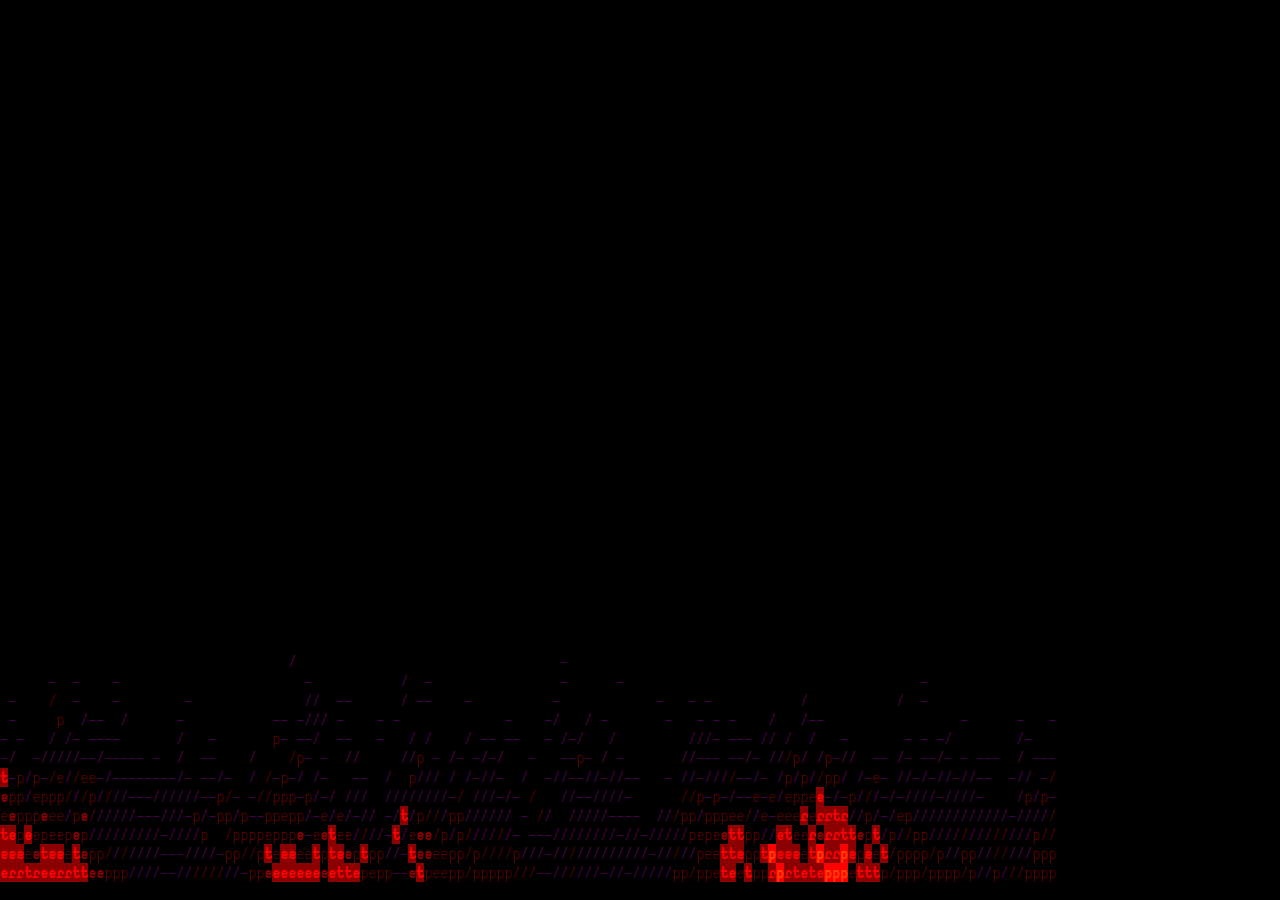
<file: flames/index.html>
<!DOCTYPE html>
<html lang="en" >
<head>
	<meta charset="utf-8">
	<title>Test single</title>
	<link rel="stylesheet" type="text/css" href="/flames/simple_console.css">
	<style type="text/css" media="screen">
		html, body {
			padding: 0;
			margin: 0;
			font-size: 1em;
			line-height: 1.2;
			font-family: 'Simple Console', monospace;
		}
		pre {
			position: absolute;
			margin:0;
			padding:0;
			left:0;
			top:0;
			width:100vw;
			height:100vh;
			font-family: inherit;
		}
	</style>
</head>
<body>
	<pre></pre>
	<script type="module">
		import { run } from '/flames/run.js'
		import * as program from '/flames/flame_microphone_n.js'
		run(program, { element : document.querySelector('pre') }).then(function(e){
			console.log(e)
		}).catch(function(e) {
			console.warn(e.message)
			console.log(e.error)
		})
	</script>
</body>
</html>
</file>
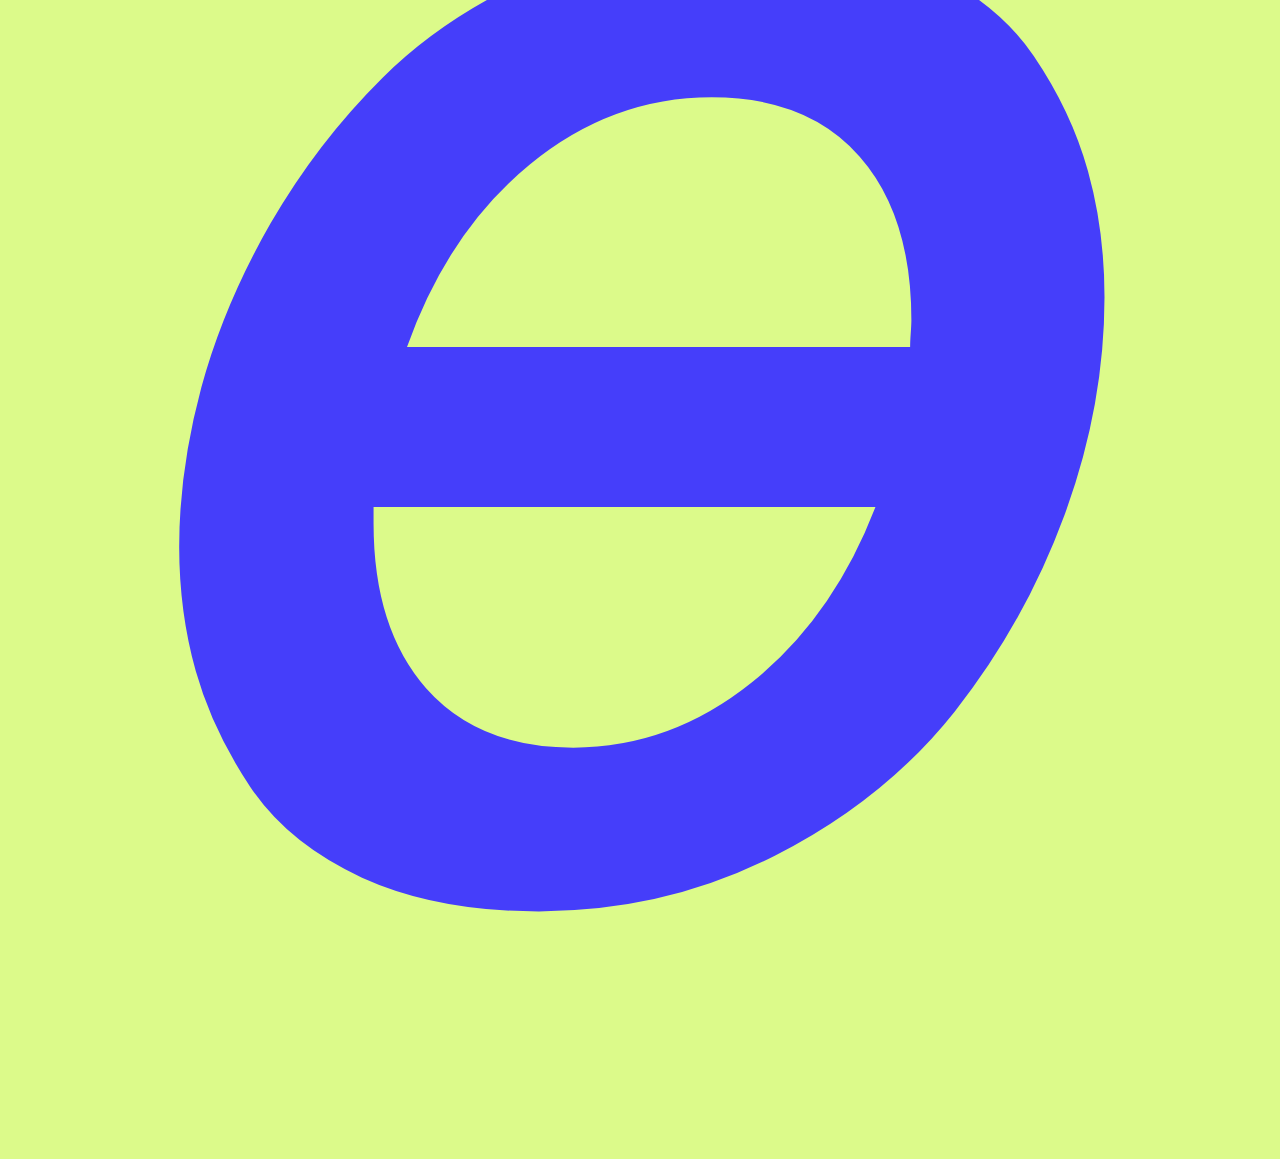
<file: ooo/index.html>
<!DOCTYPE html>
<html lang="en">
<head>
    <meta charset="UTF-8">
    <meta name="viewport" content="width=device-width, initial-scale=1.0">
    <title>Greek Letter Animator</title>
    <link rel="stylesheet" href="styles.css">
</head>
<body>
    <div id="letter">𝜭</div>
    <script src="script.js"></script>
</body>
</html>
</file>
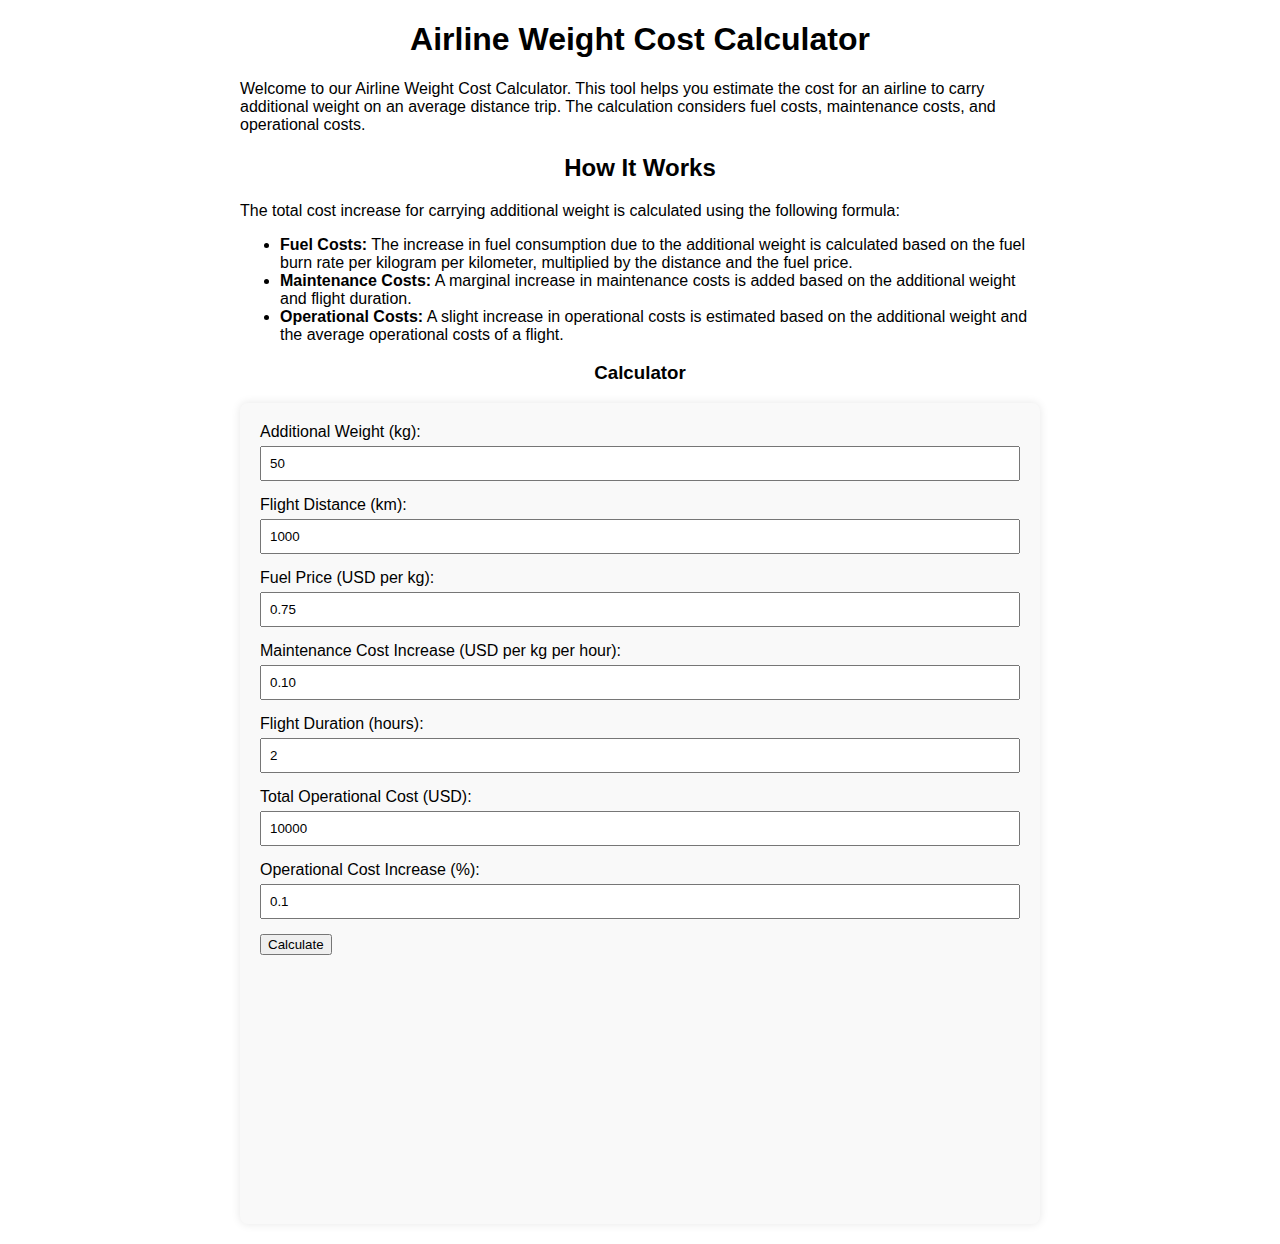
<file: weight/index.html>
<!DOCTYPE html>
<html lang="en">
<head>
    <meta charset="UTF-8">
    <meta name="viewport" content="width=device-width, initial-scale=1.0">
    <title>Airline Weight Cost Calculator</title>
    <style>
        body {
            font-family: Arial, sans-serif;
            margin: 20px;
        }
        .container {
            max-width: 800px;
            margin: auto;
        }
        h1, h2, h3 {
            text-align: center;
        }
        .calculator {
            background: #f9f9f9;
            padding: 20px;
            border-radius: 8px;
            box-shadow: 0 0 10px rgba(0,0,0,0.1);
        }
        .form-group {
            margin-bottom: 15px;
        }
        .form-group label {
            display: block;
            margin-bottom: 5px;
        }
        .form-group input {
            width: 100%;
            padding: 8px;
            box-sizing: border-box;
        }
        .result {
            text-align: center;
            margin-top: 20px;
        }
        #chart {
            margin-top: 20px;
        }
        .chart-label {
            font-size: 14px;
            text-align: center;
            margin-top: 5px;
        }
    </style>
</head>
<body>

<div class="container">
    <h1>Airline Weight Cost Calculator</h1>
    <p>Welcome to our Airline Weight Cost Calculator. This tool helps you estimate the cost for an airline to carry additional weight on an average distance trip. The calculation considers fuel costs, maintenance costs, and operational costs.</p>
    
    <h2>How It Works</h2>
    <p>The total cost increase for carrying additional weight is calculated using the following formula:</p>
    <ul>
        <li><b>Fuel Costs:</b> The increase in fuel consumption due to the additional weight is calculated based on the fuel burn rate per kilogram per kilometer, multiplied by the distance and the fuel price.</li>
        <li><b>Maintenance Costs:</b> A marginal increase in maintenance costs is added based on the additional weight and flight duration.</li>
        <li><b>Operational Costs:</b> A slight increase in operational costs is estimated based on the additional weight and the average operational costs of a flight.</li>
    </ul>
    
    <h3>Calculator</h3>
    <div class="calculator">
        <div class="form-group">
            <label for="weight">Additional Weight (kg):</label>
            <input type="number" id="weight" value="50">
        </div>
        <div class="form-group">
            <label for="distance">Flight Distance (km):</label>
            <input type="number" id="distance" value="1000">
        </div>
        <div class="form-group">
            <label for="fuelPrice">Fuel Price (USD per kg):</label>
            <input type="number" id="fuelPrice" value="0.75" step="0.01">
        </div>
        <div class="form-group">
            <label for="maintenanceCost">Maintenance Cost Increase (USD per kg per hour):</label>
            <input type="number" id="maintenanceCost" value="0.10" step="0.01">
        </div>
        <div class="form-group">
            <label for="flightDuration">Flight Duration (hours):</label>
            <input type="number" id="flightDuration" value="2">
        </div>
        <div class="form-group">
            <label for="operationalCost">Total Operational Cost (USD):</label>
            <input type="number" id="operationalCost" value="10000">
        </div>
        <div class="form-group">
            <label for="operationalIncrease">Operational Cost Increase (%):</label>
            <input type="number" id="operationalIncrease" value="0.1" step="0.01">
        </div>
        <button onclick="calculateCost()">Calculate</button>
        
        <div class="result" id="result"></div>
        <canvas id="chart" width="800" height="200"></canvas>
        <div class="chart-label" id="chart-label"></div>
    </div>
</div>

<script>
    function calculateCost() {
        const weight = parseFloat(document.getElementById('weight').value);
        const distance = parseFloat(document.getElementById('distance').value);
        const fuelPrice = parseFloat(document.getElementById('fuelPrice').value);
        const maintenanceCost = parseFloat(document.getElementById('maintenanceCost').value);
        const flightDuration = parseFloat(document.getElementById('flightDuration').value);
        const operationalCost = parseFloat(document.getElementById('operationalCost').value);
        const operationalIncrease = parseFloat(document.getElementById('operationalIncrease').value);

        const fuelBurnRate = 0.00057;
        const fuelConsumptionIncrease = fuelBurnRate * weight * distance;
        const fuelCostIncrease = fuelConsumptionIncrease * fuelPrice;

        const maintenanceCostIncrease = maintenanceCost * weight * flightDuration;
        const operationalCostIncrease = (operationalIncrease / 100) * operationalCost * (weight / 70);

        const totalCostIncrease = fuelCostIncrease + maintenanceCostIncrease + operationalCostIncrease;

        document.getElementById('result').innerText = `Total Cost Increase: $${totalCostIncrease.toFixed(2)}`;
        
        drawChart(fuelCostIncrease, maintenanceCostIncrease, operationalCostIncrease);
    }

    function drawChart(fuelCost, maintenanceCost, operationalCost) {
        const canvas = document.getElementById('chart');
        const ctx = canvas.getContext('2d');
        const totalCost = fuelCost + maintenanceCost + operationalCost;

        const fuelWidth = (fuelCost / totalCost) * canvas.width;
        const maintenanceWidth = (maintenanceCost / totalCost) * canvas.width;
        const operationalWidth = (operationalCost / totalCost) * canvas.width;

        ctx.clearRect(0, 0, canvas.width, canvas.height);

        // Draw fuel cost
        ctx.fillStyle = 'red';
        ctx.fillRect(0, 0, fuelWidth, canvas.height);
        ctx.fillStyle = 'white';
        ctx.font = '16px Arial';
        ctx.fillText(`Fuel Cost: $${fuelCost.toFixed(2)}`, fuelWidth / 2 - 50, canvas.height / 2);

        // Draw maintenance cost
        ctx.fillStyle = 'green';
        ctx.fillRect(fuelWidth, 0, maintenanceWidth, canvas.height);
        ctx.fillStyle = 'white';
        ctx.font = '16px Arial';
        ctx.fillText(`Maintenance Cost: $${maintenanceCost.toFixed(2)}`, fuelWidth + maintenanceWidth / 2 - 80, canvas.height / 2);

        // Draw operational cost
        ctx.fillStyle = 'blue';
        ctx.fillRect(fuelWidth + maintenanceWidth, 0, operationalWidth, canvas.height);
        ctx.fillStyle = 'white';
        ctx.font = '16px Arial';
        ctx.fillText(`Operational Cost: $${operationalCost.toFixed(2)}`, fuelWidth + maintenanceWidth + operationalWidth / 2 - 90, canvas.height / 2);

        // Chart label
        const labelDiv = document.getElementById('chart-label');
        labelDiv.innerHTML = `
            <div style="display: inline-block; width: 20px; height: 20px; background: red; margin-right: 5px;"></div> Fuel Cost
            <div style="display: inline-block; width: 20px; height: 20px; background: green; margin-right: 5px; margin-left: 10px;"></div> Maintenance Cost
            <div style="display: inline-block; width: 20px; height: 20px; background: blue; margin-right: 5px; margin-left: 10px;"></div> Operational Cost
        `;
    }
</script>

</body>
</html>
</file>
<file: flames/simple_console.css>
/**
LL Simple Console
These Fonts are licensed only for use
on these domains and their subdomains:
ertdfgcvb.xyz
It is illegal to download or use them on other websites.
*/

@font-face {
	font-family: 'Simple Console';
	src: url([data-uri]) format('woff');
	font-weight: 300;
	font-style: normal;
}

@font-face {
	font-family: 'Simple Console';
	src: url([data-uri]) format('woff');
	font-weight: 400;
	font-style: normal;
}

@font-face {
	font-family: 'Simple Console';
	src: url([data-uri]) format('woff');
	font-weight: 700;
	font-style: normal;
}
</file>
<file: ooo/styles.css>
body, html {
    margin: 0;
    padding: 0;
    height: 100%;
    background-color: #DCFA8A;
    display: flex;
    justify-content: center;
    align-items: center;
}

#letter {
    font-size: calc(100vw);
    color: #453EFA;
    text-align: center;
    line-height: 1;
}
</file>
